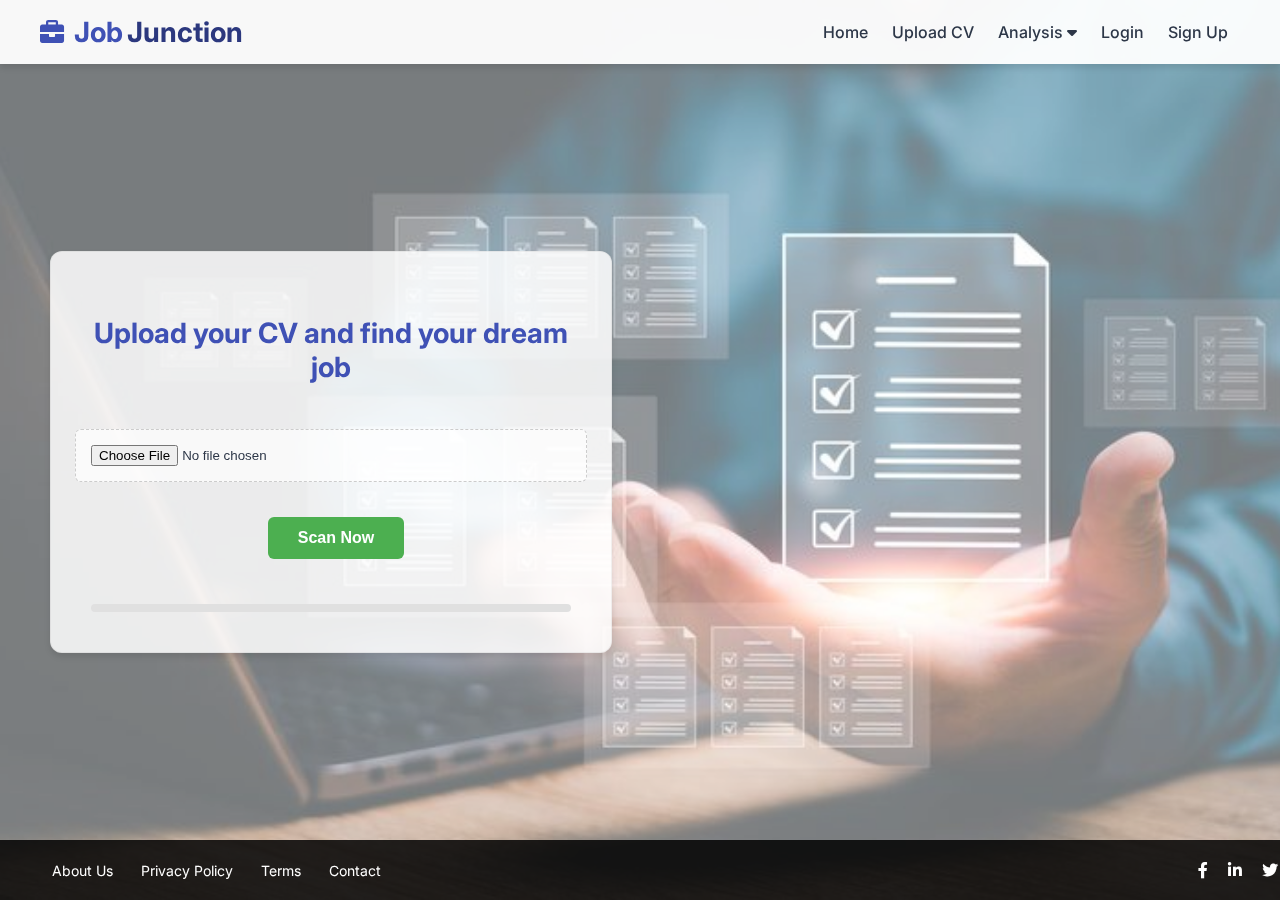
<file: templates/index.html>
<!DOCTYPE html>
<html lang="en">
<head>
  <meta charset="UTF-8" />
  <meta name="viewport" content="width=device-width, initial-scale=1.0"/>
  <title>JobJunction - Upload CV</title>
  <link href="https://fonts.googleapis.com/css2?family=Inter:wght@300;400;500;600;700&display=swap" rel="stylesheet">
  <link rel="stylesheet" href="https://cdnjs.cloudflare.com/ajax/libs/font-awesome/6.0.0/css/all.min.css">
  <style>
    :root {
      --primary-color: #3f51b5;
      --secondary-color: #2c387e;
      --accent-color: #4caf50;
      --text-color: #2d3748;
      --light-gray: #f7fafc;
      --white: #ffffff;
      --shadow: 0 4px 6px rgba(0, 0, 0, 0.1);
    }
    
    body {
      font-family: 'Inter', sans-serif;
      margin: 0;
      padding: 0;
      color: var(--text-color);
      background-image: url("/static/images/background2.jpg");
      background-size: cover;
      background-position: center;
      background-attachment: fixed;
      background-repeat: no-repeat;
      min-height: 100vh;
      display: flex;
      flex-direction: column;
    }
    
    body::before {
      content: "";
      position: fixed;
      top: 0;
      left: 0;
      right: 0;
      bottom: 0;
      background-color: rgba(255, 255, 255, 0.4);
      z-index: -1;
    }
    
    .navbar {
      display: flex;
      justify-content: space-between;
      align-items: center;
      padding: 15px 40px;
      background-color: rgba(255, 255, 255, 0.95);
      box-shadow: var(--shadow);
      position: relative;
      z-index: 1000;
    }
    
    .logo {
      font-size: 28px;
      font-weight: 700;
      color: var(--primary-color);
      display: flex;
      align-items: center;
    }
    
    .logo span {
      color: var(--secondary-color);
      margin-left: 4px;
    }
    
    .logo i {
      margin-right: 10px;
      font-size: 24px;
    }
    
    .nav-links {
      display: flex;
      align-items: center;
    }
    
    .nav-links a {
      margin: 0 12px;
      text-decoration: none;
      color: var(--text-color);
      font-weight: 500;
      font-size: 16px;
      transition: all 0.3s ease;
      position: relative;
    }
    
    .nav-links a:hover {
      color: var(--primary-color);
    }
    
    .nav-links a:hover::after {
      width: 100%;
    }
    
    .nav-links a::after {
      content: '';
      position: absolute;
      bottom: -5px;
      left: 0;
      width: 0;
      height: 2px;
      background-color: var(--primary-color);
      transition: width 0.3s ease;
    }
    
    .dropdown {
      position: relative;
      display: inline-block;
    }
    
    .dropdown-content {
      display: none;
      position: absolute;
      background-color: var(--white);
      min-width: 280px;
      box-shadow: var(--shadow);
      border-radius: 6px;
      z-index: 1;
      padding: 10px 0;
      top: 100%;
      left: 0;
      opacity: 0;
      transform: translateY(10px);
      transition: all 0.3s ease;
    }
    
    .dropdown:hover .dropdown-content {
      display: block;
      opacity: 1;
      transform: translateY(0);
    }
    
    .dropdown-content a {
      color: var(--text-color);
      padding: 10px 20px;
      text-decoration: none;
      display: block;
      font-size: 14px;
      transition: all 0.2s;
    }
    
    .dropdown-content a:hover {
      background-color: var(--light-gray);
      color: var(--primary-color);
      padding-left: 25px;
    }
    
    .btn {
      padding: 10px 20px;
      border-radius: 6px;
      font-weight: 600;
      transition: all 0.3s;
      margin-left: 10px;
      cursor: pointer;
    }
    
    .login-btn {
      background-color: transparent;
      color: var(--primary-color);
      border: 1px solid var(--primary-color);
    }
    
    .login-btn:hover {
      background-color: rgba(63, 81, 181, 0.1);
    }
    
    .register-btn {
      background-color: var(--primary-color);
      color: white;
      border: 1px solid var(--primary-color);
    }
    
    .register-btn:hover {
      background-color: var(--secondary-color);
      transform: translateY(-2px);
      box-shadow: var(--shadow);
    }
    
    .content-container {
      display: flex;
      justify-content: flex-start;
      align-items: center;
      flex-grow: 1;
      padding: 0 50px;
      margin: 20px 0;
    }
    
    .upload-box {
      background-color: rgba(255, 255, 255, 0.85);
      border-radius: 12px;
      padding: 40px;
      width: 480px;
      box-shadow: var(--shadow);
      display: flex;
      flex-direction: column;
      justify-content: center;
      align-items: center;
      text-align: center;
      border: 1px solid rgba(0, 0, 0, 0.05);
    }
    
    .upload-box h2 {
      font-size: 28px;
      margin-bottom: 25px;
      color: var(--primary-color);
    }
    
    #cvUpload {
      margin: 20px 0;
      padding: 15px;
      border: 1px dashed #ccc;
      border-radius: 6px;
      width: 100%;
      background-color: rgba(255, 255, 255, 0.7);
    }
    
    .btn.scan {
      background-color: var(--accent-color);
      color: white;
      border: none;
      padding: 12px 30px;
      font-size: 16px;
      margin-top: 15px;
    }
    
    .btn.scan:hover {
      background-color: #3d8b40;
      transform: translateY(-2px);
      box-shadow: var(--shadow);
    }
    
    .scan-status {
      margin: 15px 0;
      font-size: 14px;
      color: var(--text-color);
    }
    
    .progress-container {
      width: 100%;
      height: 8px;
      background-color: #e0e0e0;
      border-radius: 4px;
      margin-top: 15px;
      overflow: hidden;
    }
    
    .progress-bar {
      height: 100%;
      width: 0;
      background-color: var(--accent-color);
      transition: width 0.3s ease;
    }
    
    .footer {
      display: flex;
      justify-content: space-between;
      padding: 20px 40px;
      background-color: rgba(0, 0, 0, 0.85);
      color: white;
      margin-top: auto;
      width: 100%;
    }
    
    .footer a {
      color: white;
      text-decoration: none;
      margin: 0 12px;
      font-size: 14px;
      transition: color 0.3s;
    }
    
    .footer a:hover {
      color: #a0aec0;
    }
    
    .footer-right a {
      margin: 0 8px;
      font-size: 16px;
    }
  </style>

<style>
@media (max-width: 768px) {
    .nav-links {
        flex-direction: column;
        align-items: flex-start;
        gap: 10px;
    }
    .navbar {
        flex-direction: column;
        align-items: flex-start;
    }
    img, #timelinePlot {
        max-width: 100% !important;
        height: auto !important;
    }
    body {
        font-size: 0.9rem;
    }
}
</style>

</head>
<body>

  <header class="navbar">
    <div class="logo"><i class="fas fa-briefcase"></i>Job<span>Junction</span></div>
    <nav class="nav-links">
      <a href="/">Home</a>
      <a href="/upload">Upload CV</a>
      <div class="dropdown">
        <a href="#">Analysis <i class="fas fa-caret-down"></i></a>
        <div class="dropdown-content">
          <a href="/skills-demand"><i class="fas fa-chart-line"></i> Skill Demand Analysis</a>
          <a href="/salary-experience"><i class="fas fa-money-bill-wave"></i> Salary Distribution by Company</a>
          <a href="/company-trends"><i class="fas fa-building"></i> Company Hiring Trends</a>
          <a href="/job_timedate"><i class="fas fa-clock"></i> Time Tamp Analysis</a>
          <a href="/city-jobs-visualization"><i class="fas fa-calendar-alt"></i> City-Jobs</a>
          
        </div>
      </div>
      <a href="/login">Login</a>
      <a href="/signup" >Sign Up</a>      
    </nav>    
  </header>

  <div class="content-container">
    <main class="upload-box">
      <h2>Upload your CV and find your dream job</h2>
      <input type="file" id="cvUpload" />
      <button class="btn scan" onclick="startScan()">Scan Now</button>
      <div id="scanStatus" class="scan-status"></div>
      <div class="progress-container">
        <div id="progressBar" class="progress-bar"></div>
      </div>
    </main>
  </div>

  <footer class="footer">
    <div class="footer-left">
      <a href="#">About Us</a>
      <a href="#">Privacy Policy</a>
      <a href="#">Terms</a>
      <a href="#">Contact</a>
    </div>
    <div class="footer-right">
      <a href="#"><i class="fab fa-facebook-f"></i></a>
      <a href="#"><i class="fab fa-linkedin-in"></i></a>
      <a href="#"><i class="fab fa-twitter"></i></a>
      <a href="#"><i class="fab fa-instagram"></i></a>
    </div>
  </footer>

  <script>
    async function startScan() {
      const fileInput = document.getElementById('cvUpload');
      const file = fileInput.files[0];

      if (!file) {
        alert("Please select a file to upload.");
        return;
      }

      const formData = new FormData();
      formData.append("cv", file);

      document.getElementById('scanStatus').innerText = "Scanning CV...";
      document.getElementById('progressBar').style.width = "50%";

      try {
        const response = await fetch('/upload', {
          method: 'POST',
          body: formData
        });

        const data = await response.json();

        document.getElementById('progressBar').style.width = "100%";
        document.getElementById('scanStatus').innerText = "Scan complete!";

        if (!Array.isArray(data) || data.length === 0) {
          alert("No matching jobs found.");
          return;
        }

        const newWindow = window.open("", "_blank");
        const tableRows = data.map(job => `
          <tr>
            <td>${job["Profile Name"]}</td>
            <td>${job["Company Name"]}</td>
            <td>${job["Skills Required"]}</td>
            <td>${job["Salary"] || 'N/A'}</td>
            <td>${job["City"] || 'N/A'}</td>
            <td>${job["percentage"]}%</td>
            <td><a href="${job["URL"]}" target="_blank">Apply</a></td>
          </tr>
        `).join('');

        newWindow.document.write(`
          <html>
          <head>
            <title>Job Matches</title>
            <style>
              body { font-family: Arial, sans-serif; padding: 20px; }
              table { width: 100%; border-collapse: collapse; margin-top: 20px; }
              th, td { padding: 12px; border: 1px solid #ddd; text-align: left; }
              th { background-color: #f2f2f2; }
            </style>
          
<style>
@media (max-width: 768px) {
    .nav-links {
        flex-direction: column;
        align-items: flex-start;
        gap: 10px;
    }
    .navbar {
        flex-direction: column;
        align-items: flex-start;
    }
    img, #timelinePlot {
        max-width: 100% !important;
        height: auto !important;
    }
    body {
        font-size: 0.9rem;
    }
}
</style>

</head>
          <body>
            <h2>Top Matching Jobs</h2>
            <table>
              <thead>
                <tr>
                  <th>Profile</th>
                  <th>Company</th>
                  <th>Skills Required</th>
                  <th>Salary</th>
                  <th>City</th>
                  <th>Match %</th>
                  <th>Apply Link</th>
                </tr>
              </thead>
              <tbody>
                ${tableRows}
              </tbody>
            </table>
          </body>
          </html>
        `);
        newWindow.document.close();

      } catch (err) {
        document.getElementById('scanStatus').innerText = "Error scanning CV.";
        console.error(err);
      }
    }
  </script>

</body>
</html>
</file>
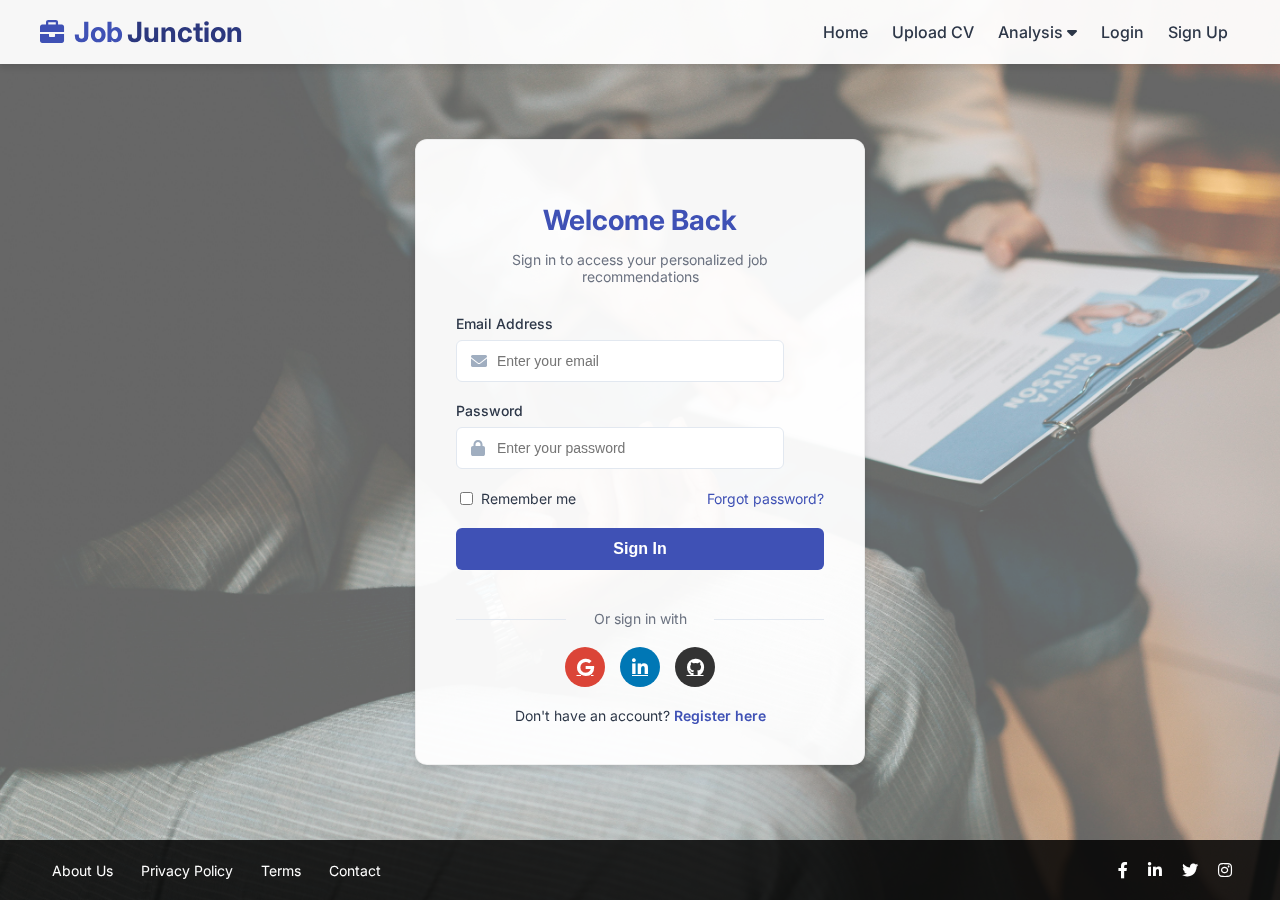
<file: templates/login.html>
<!DOCTYPE html>
<html lang="en">
<head>
  <meta charset="UTF-8" />
  <meta name="viewport" content="width=device-width, initial-scale=1.0"/>
  <title>JobJunction - Login to Your Account</title>
  <link href="https://fonts.googleapis.com/css2?family=Inter:wght@300;400;500;600;700&display=swap" rel="stylesheet">
  <link rel="stylesheet" href="https://cdnjs.cloudflare.com/ajax/libs/font-awesome/6.0.0/css/all.min.css">
  <style>
    :root {
      --primary-color: #3f51b5;
      --secondary-color: #2c387e;
      --accent-color: #4caf50;
      --text-color: #2d3748;
      --light-gray: #f7fafc;
      --white: #ffffff;
      --shadow: 0 4px 6px rgba(0, 0, 0, 0.1);
      --error-color: #e53e3e;
    }
    
    body {
      font-family: 'Inter', sans-serif;
      margin: 0;
      padding: 0;
      color: var(--text-color);
      background-image: url("/static/images/background.jpg");
      background-size: cover;
      background-position: center;
      background-attachment: fixed;
      background-repeat: no-repeat;
      min-height: 100vh;
      display: flex;
      flex-direction: column;
    }
    
    body::before {
      content: "";
      position: fixed;
      top: 0;
      left: 0;
      right: 0;
      bottom: 0;
      background-color: rgba(255, 255, 255, 0.4);
      z-index: -1;
    }
    
    .navbar {
      display: flex;
      justify-content: space-between;
      align-items: center;
      padding: 15px 40px;
      background-color: rgba(255, 255, 255, 0.95);
      box-shadow: var(--shadow);
      position: relative;
      z-index: 1000;
    }
    
    .logo {
      font-size: 28px;
      font-weight: 700;
      color: var(--primary-color);
      display: flex;
      align-items: center;
    }
    
    .logo span {
      color: var(--secondary-color);
      margin-left: 4px;
    }
    
    .logo i {
      margin-right: 10px;
      font-size: 24px;
    }
    
    .nav-links {
      display: flex;
      align-items: center;
    }
    
    .nav-links a {
      margin: 0 12px;
      text-decoration: none;
      color: var(--text-color);
      font-weight: 500;
      font-size: 16px;
      transition: all 0.3s ease;
      position: relative;
    }
    
    .nav-links a:hover {
      color: var(--primary-color);
    }
    
    .nav-links a:hover::after {
      width: 100%;
    }
    
    .nav-links a::after {
      content: '';
      position: absolute;
      bottom: -5px;
      left: 0;
      width: 0;
      height: 2px;
      background-color: var(--primary-color);
      transition: width 0.3s ease;
    }
    
    .dropdown {
      position: relative;
      display: inline-block;
    }
    
    .dropdown-content {
      display: none;
      position: absolute;
      background-color: var(--white);
      min-width: 280px;
      box-shadow: var(--shadow);
      border-radius: 6px;
      z-index: 1;
      padding: 10px 0;
      top: 100%;
      left: 0;
      opacity: 0;
      transform: translateY(10px);
      transition: all 0.3s ease;
    }
    
    .dropdown:hover .dropdown-content {
      display: block;
      opacity: 1;
      transform: translateY(0);
    }
    
    .dropdown-content a {
      color: var(--text-color);
      padding: 10px 20px;
      text-decoration: none;
      display: block;
      font-size: 14px;
      transition: all 0.2s;
    }
    
    .dropdown-content a:hover {
      background-color: var(--light-gray);
      color: var(--primary-color);
      padding-left: 25px;
    }
    
    .btn {
      padding: 10px 20px;
      border-radius: 6px;
      font-weight: 600;
      transition: all 0.3s;
      margin-left: 10px;
    }
    
    .login-btn {
      background-color: transparent;
      color: var(--primary-color);
      border: 1px solid var(--primary-color);
    }
    
    .login-btn:hover {
      background-color: rgba(63, 81, 181, 0.1);
    }
    
    .register-btn {
      background-color: var(--primary-color);
      color: white;
      border: 1px solid var(--primary-color);
    }
    
    .register-btn:hover {
      background-color: var(--secondary-color);
      transform: translateY(-2px);
      box-shadow: var(--shadow);
    }
    
    /* Login Page Specific Styles */
    .login-container {
      display: flex;
      justify-content: center;
      align-items: center;
      flex-grow: 1;
      padding: 40px 20px;
    }
    
    .login-box {
      background-color: rgba(255, 255, 255, 0.95);
      border-radius: 12px;
      padding: 40px;
      width: 100%;
      max-width: 450px;
      box-shadow: var(--shadow);
      border: 1px solid rgba(0, 0, 0, 0.05);
      animation: fadeIn 0.5s ease-out;
      box-sizing: border-box;
    }
    
    @keyframes fadeIn {
      from { opacity: 0; transform: translateY(20px); }
      to { opacity: 1; transform: translateY(0); }
    }
    
    .login-header {
      text-align: center;
      margin-bottom: 30px;
    }
    
    .login-header h2 {
      font-size: 28px;
      color: var(--primary-color);
      margin-bottom: 10px;
    }
    
    .login-header p {
      color: #6b7280;
      font-size: 14px;
    }
    
    .form-group {
      margin-bottom: 20px;
      width: 100%;
    }
    
    .form-group label {
      display: block;
      margin-bottom: 8px;
      font-weight: 500;
      font-size: 14px;
      color: var(--text-color);
    }
    
    .form-control {
      width: 100%;
      padding: 12px 16px;
      border: 1px solid #e2e8f0;
      border-radius: 6px;
      font-size: 14px;
      transition: all 0.3s;
      box-sizing: border-box;
    }
    
    .form-control:focus {
      border-color: var(--primary-color);
      box-shadow: 0 0 0 3px rgba(63, 81, 181, 0.1);
      outline: none;
    }
    
    .input-with-icon {
      position: relative;
      width: 100%;
    }
    
    .input-with-icon i {
      position: absolute;
      top: 50%;
      left: 15px;
      transform: translateY(-50%);
      color: #a0aec0;
    }
    
    .input-with-icon input {
      padding-left: 40px;
      width: calc(100% - 40px);
    }
    
    .remember-forgot {
      display: flex;
      justify-content: space-between;
      align-items: center;
      margin-bottom: 20px;
      font-size: 14px;
      width: 100%;
    }
    
    .remember-me {
      display: flex;
      align-items: center;
    }
    
    .remember-me input {
      margin-right: 8px;
    }
    
    .forgot-password a {
      color: var(--primary-color);
      text-decoration: none;
      transition: color 0.3s;
    }
    
    .forgot-password a:hover {
      color: var(--secondary-color);
      text-decoration: underline;
    }
    
    .submit-btn {
      width: 100%;
      padding: 12px;
      background-color: var(--primary-color);
      color: white;
      border: none;
      border-radius: 6px;
      font-size: 16px;
      font-weight: 600;
      cursor: pointer;
      transition: all 0.3s;
      margin-bottom: 20px;
    }
    
    .submit-btn:hover {
      background-color: var(--secondary-color);
      transform: translateY(-2px);
      box-shadow: var(--shadow);
    }
    
    .social-login {
      text-align: center;
      margin: 20px 0;
      width: 100%;
    }
    
    .social-login p {
      position: relative;
      color: #6b7280;
      font-size: 14px;
      margin-bottom: 20px;
    }
    
    .social-login p::before,
    .social-login p::after {
      content: "";
      position: absolute;
      top: 50%;
      width: 30%;
      height: 1px;
      background-color: #e2e8f0;
    }
    
    .social-login p::before {
      left: 0;
    }
    
    .social-login p::after {
      right: 0;
    }
    
    .social-icons {
      display: flex;
      justify-content: center;
      gap: 15px;
      width: 100%;
    }
    
    .social-icon {
      width: 40px;
      height: 40px;
      border-radius: 50%;
      display: flex;
      align-items: center;
      justify-content: center;
      color: white;
      font-size: 18px;
      transition: all 0.3s;
    }
    
    .social-icon:hover {
      transform: translateY(-3px);
      box-shadow: var(--shadow);
    }
    
    .google {
      background-color: #DB4437;
    }
    
    .linkedin {
      background-color: #0077B5;
    }
    
    .github {
      background-color: #333;
    }
    
    .register-link {
      text-align: center;
      margin-top: 20px;
      font-size: 14px;
      width: 100%;
    }
    
    .register-link a {
      color: var(--primary-color);
      text-decoration: none;
      font-weight: 600;
      transition: color 0.3s;
    }
    
    .register-link a:hover {
      color: var(--secondary-color);
      text-decoration: underline;
    }
    
    .footer {
      display: flex;
      justify-content: space-between;
      padding: 20px 40px;
      background-color: rgba(0, 0, 0, 0.85);
      color: white;
      margin-top: auto;
      width: 100%;
      box-sizing: border-box;
    }
    
    .footer a {
      color: white;
      text-decoration: none;
      margin: 0 12px;
      font-size: 14px;
      transition: color 0.3s;
    }
    
    .footer a:hover {
      color: #a0aec0;
    }
    
    .footer-right a {
      margin: 0 8px;
      font-size: 16px;
    }
    
    .error-message {
      color: var(--error-color);
      font-size: 14px;
      margin-top: 5px;
      display: none;
    }
    
    .modal {
      display: none;
      position: fixed;
      top: 0;
      left: 0;
      width: 100%;
      height: 100%;
      background-color: rgba(0, 0, 0, 0.5);
      z-index: 2000;
      justify-content: center;
      align-items: center;
    }
    
    .modal-content {
      background-color: white;
      padding: 30px;
      border-radius: 8px;
      max-width: 400px;
      width: 90%;
      text-align: center;
      box-shadow: 0 4px 20px rgba(0, 0, 0, 0.15);
    }
    
    .modal-content h3 {
      color: var(--error-color);
      margin-bottom: 15px;
    }
    
    .modal-content p {
      margin-bottom: 20px;
      color: var(--text-color);
    }
    
    .modal-btn {
      padding: 8px 20px;
      background-color: var(--primary-color);
      color: white;
      border: none;
      border-radius: 4px;
      cursor: pointer;
      transition: background-color 0.3s;
    }
    
    .modal-btn:hover {
      background-color: var(--secondary-color);
    }
  </style>

<style>
@media (max-width: 768px) {
    .nav-links {
        flex-direction: column;
        align-items: flex-start;
        gap: 10px;
    }
    .navbar {
        flex-direction: column;
        align-items: flex-start;
    }
    img, #timelinePlot {
        max-width: 100% !important;
        height: auto !important;
    }
    body {
        font-size: 0.9rem;
    }
}
</style>

</head>
<body>

    <header class="navbar">
        <div class="logo"><i class="fas fa-briefcase"></i>Job<span>Junction</span></div>
        <nav class="nav-links">
          <a href="/">Home</a>
          <a href="/upload">Upload CV</a>
          <div class="dropdown">
            <a href="#">Analysis <i class="fas fa-caret-down"></i></a>
            <div class="dropdown-content">
              <a href="/skills-demand"><i class="fas fa-chart-line"></i> Skill Demand Analysis</a>
              <a href="/salary-experience"><i class="fas fa-money-bill-wave"></i> Salary Distribution by Company</a>
              <a href="/company-trends"><i class="fas fa-building"></i> Company Hiring Trends</a>
              <a href="/city-jobs-visualization"><i class="fas fa-calendar-alt"></i> City-Jobs</a>
              
            </div>
          </div>
          <a href="/login">Login</a>
          <a href="/signup" >Sign Up</a>      
        </nav>    
      </header>

  <div class="login-container">
    <div class="login-box">
      <div class="login-header">
        <h2>Welcome Back</h2>
        <p>Sign in to access your personalized job recommendations</p>
      </div>
      
      <form id="loginForm">
        <div class="form-group">
          <label for="email">Email Address</label>
          <div class="input-with-icon">
            <i class="fas fa-envelope"></i>
            <input type="email" id="email" class="form-control" placeholder="Enter your email" required>
          </div>
          <div id="emailError" class="error-message">Please enter a valid email address</div>
        </div>
        
        <div class="form-group">
          <label for="password">Password</label>
          <div class="input-with-icon">
            <i class="fas fa-lock"></i>
            <input type="password" id="password" class="form-control" placeholder="Enter your password" required>
          </div>
          <div id="passwordError" class="error-message">Password must be at least 6 characters</div>
        </div>
        
        <div class="remember-forgot">
          <div class="remember-me">
            <input type="checkbox" id="remember">
            <label for="remember">Remember me</label>
          </div>
          <div class="forgot-password">
            <a href="#">Forgot password?</a>
          </div>
        </div>
        
        <button type="submit" class="submit-btn">Sign In</button>
        
        <div class="social-login">
          <p>Or sign in with</p>
          <div class="social-icons">
            <a href="#" class="social-icon google"><i class="fab fa-google"></i></a>
            <a href="#" class="social-icon linkedin"><i class="fab fa-linkedin-in"></i></a>
            <a href="#" class="social-icon github"><i class="fab fa-github"></i></a>
          </div>
        </div>
        
        <div class="register-link">
          Don't have an account? <a href="#">Register here</a>
        </div>
      </form>
    </div>
  </div>

  <!-- Error Modal -->
  <div id="errorModal" class="modal">
    <div class="modal-content">
      <h3>Account Doesn't Exist</h3>
      <p>The email you entered is not registered. Please sign up for an account.</p>
      <button class="modal-btn" onclick="closeModal()">OK</button>
    </div>
  </div>

  <footer class="footer">
    <div class="footer-left">
      <a href="#">About Us</a>
      <a href="#">Privacy Policy</a>
      <a href="#">Terms</a>
      <a href="#">Contact</a>
    </div>
    <div class="footer-right">
      <a href="#"><i class="fab fa-facebook-f"></i></a>
      <a href="#"><i class="fab fa-linkedin-in"></i></a>
      <a href="#"><i class="fab fa-twitter"></i></a>
      <a href="#"><i class="fab fa-instagram"></i></a>
    </div>
  </footer>

  <script>
    // Sample user data (in a real app, this would come from your Excel/DB)
    const userDatabase = [
      { email: "user1@example.com", password: "password123" },
      { email: "user2@example.com", password: "password123" },
      { email: "user3@example.com", password: "password123" }
    ];

    // Form validation
    document.getElementById('loginForm').addEventListener('submit', function(e) {
      e.preventDefault();
      
      const email = document.getElementById('email').value;
      const password = document.getElementById('password').value;
      let isValid = true;
      
      // Reset error messages
      document.getElementById('emailError').style.display = 'none';
      document.getElementById('passwordError').style.display = 'none';
      
      // Email validation
      if (!validateEmail(email)) {
        document.getElementById('emailError').style.display = 'block';
        isValid = false;
      }
      
      // Password validation
      if (password.length < 6) {
        document.getElementById('passwordError').style.display = 'block';
        isValid = false;
      }
      
      if (isValid) {
        // Check if user exists
        const user = userDatabase.find(u => u.email === email && u.password === password);
        
        if (user) {
          // Successful login - in a real app, you would redirect or set auth token
          alert('Login successful! Redirecting to dashboard...');
          // window.location.href = '/dashboard';
        } else {
          // Check if email exists at all
          const emailExists = userDatabase.some(u => u.email === email);
          
          if (!emailExists) {
            showModal();
          } else {
            alert('Incorrect password. Please try again.');
          }
        }
      }
    });
    
    function validateEmail(email) {
      const re = /^[^\s@]+@[^\s@]+\.[^\s@]+$/;
      return re.test(email);
    }
    
    function showModal() {
      document.getElementById('errorModal').style.display = 'flex';
    }
    
    function closeModal() {
      document.getElementById('errorModal').style.display = 'none';
    }
    
    // Close modal when clicking outside
    window.addEventListener('click', function(e) {
      if (e.target === document.getElementById('errorModal')) {
        closeModal();
      }
    });
  </script>

</body>
</html>
</file>
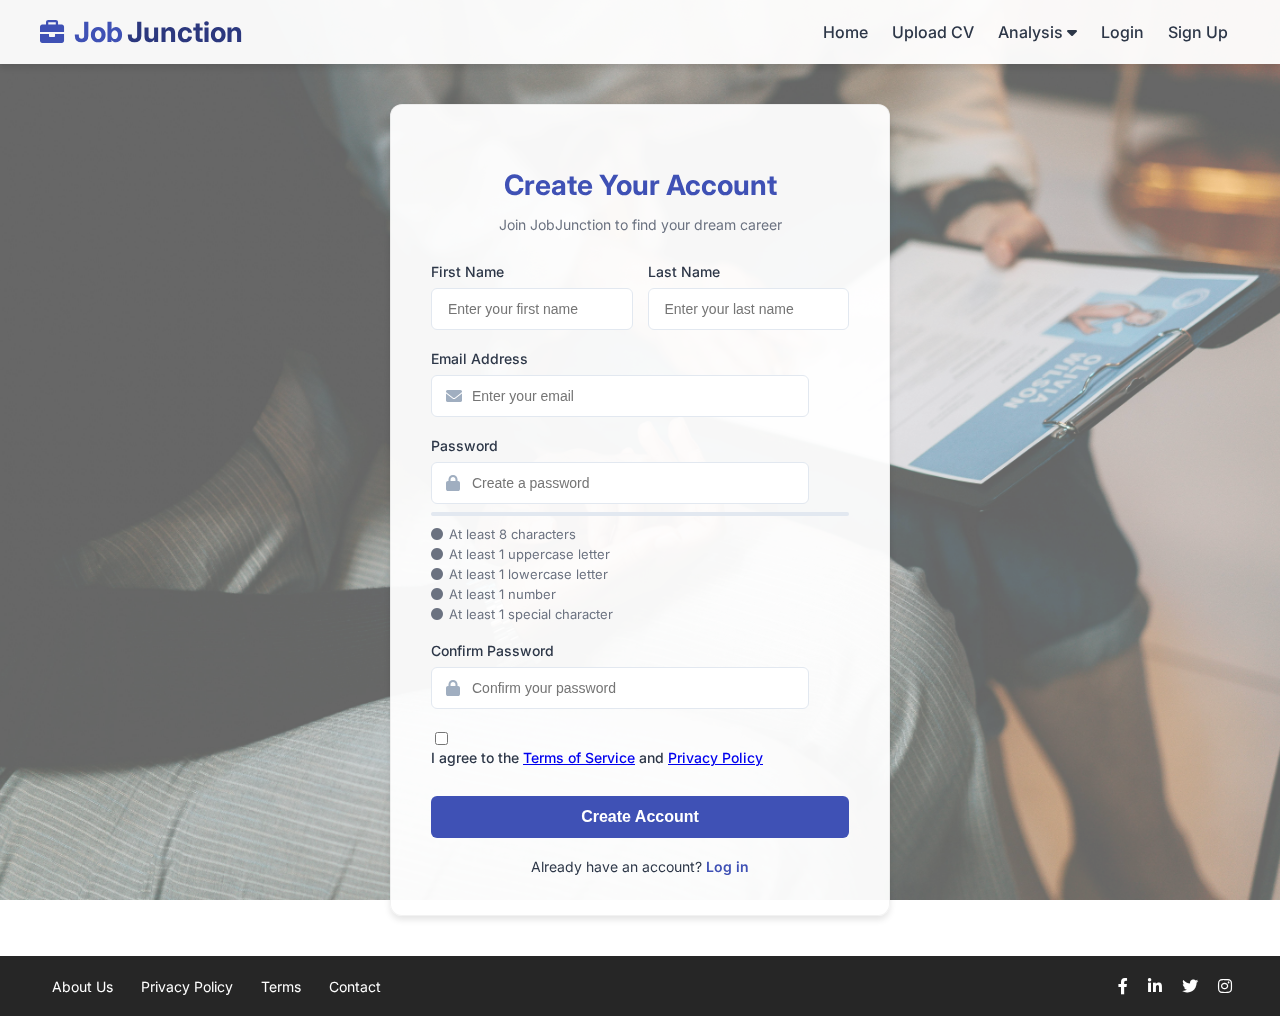
<file: templates/signup.html>
<!DOCTYPE html>
<html lang="en">
<head>
  <meta charset="UTF-8">
  <meta name="viewport" content="width=device-width, initial-scale=1.0">
  <title>JobJunction - Create Your Account</title>
  <link href="https://fonts.googleapis.com/css2?family=Inter:wght@300;400;500;600;700&display=swap" rel="stylesheet">
  <link rel="stylesheet" href="https://cdnjs.cloudflare.com/ajax/libs/font-awesome/6.0.0/css/all.min.css">
  <style>
    :root {
      --primary-color: #3f51b5;
      --secondary-color: #2c387e;
      --accent-color: #4caf50;
      --text-color: #2d3748;
      --light-gray: #f7fafc;
      --white: #ffffff;
      --shadow: 0 4px 6px rgba(0, 0, 0, 0.1);
      --error-color: #e53e3e;
      --success-color: #38a169;
    }
    
    body {
      font-family: 'Inter', sans-serif;
      margin: 0;
      padding: 0;
      color: var(--text-color);
      background-image: url("/static/images/background.jpg");
      background-size: cover;
      background-position: center;
      background-attachment: fixed;
      background-repeat: no-repeat;
      min-height: 100vh;
      display: flex;
      flex-direction: column;
    }
    
    body::before {
      content: "";
      position: fixed;
      top: 0;
      left: 0;
      right: 0;
      bottom: 0;
      background-color: rgba(255, 255, 255, 0.4);
      z-index: -1;
    }
    
    .navbar {
      display: flex;
      justify-content: space-between;
      align-items: center;
      padding: 15px 40px;
      background-color: rgba(255, 255, 255, 0.95);
      box-shadow: var(--shadow);
      position: relative;
      z-index: 1000;
    }
    
    .logo {
      font-size: 28px;
      font-weight: 700;
      color: var(--primary-color);
      display: flex;
      align-items: center;
    }
    
    .logo span {
      color: var(--secondary-color);
      margin-left: 4px;
    }
    
    .logo i {
      margin-right: 10px;
      font-size: 24px;
    }
    
    .nav-links {
      display: flex;
      align-items: center;
    }
    
    .nav-links a {
      margin: 0 12px;
      text-decoration: none;
      color: var(--text-color);
      font-weight: 500;
      font-size: 16px;
      transition: all 0.3s ease;
      position: relative;
    }
    
    .nav-links a:hover {
      color: var(--primary-color);
    }
    
    .nav-links a:hover::after {
      width: 100%;
    }
    
    .nav-links a::after {
      content: '';
      position: absolute;
      bottom: -5px;
      left: 0;
      width: 0;
      height: 2px;
      background-color: var(--primary-color);
      transition: width 0.3s ease;
    }
    
    .dropdown {
      position: relative;
      display: inline-block;
    }
    
    .dropdown-content {
      display: none;
      position: absolute;
      background-color: var(--white);
      min-width: 280px;
      box-shadow: var(--shadow);
      border-radius: 6px;
      z-index: 1;
      padding: 10px 0;
      top: 100%;
      left: 0;
      opacity: 0;
      transform: translateY(10px);
      transition: all 0.3s ease;
    }
    
    .dropdown:hover .dropdown-content {
      display: block;
      opacity: 1;
      transform: translateY(0);
    }
    
    .dropdown-content a {
      color: var(--text-color);
      padding: 10px 20px;
      text-decoration: none;
      display: block;
      font-size: 14px;
      transition: all 0.2s;
    }
    
    .dropdown-content a:hover {
      background-color: var(--light-gray);
      color: var(--primary-color);
      padding-left: 25px;
    }
    
    .btn {
      padding: 10px 20px;
      border-radius: 6px;
      font-weight: 600;
      transition: all 0.3s;
      margin-left: 10px;
    }
    
    .login-btn {
      background-color: transparent;
      color: var(--primary-color);
      border: 1px solid var(--primary-color);
    }
    
    .login-btn:hover {
      background-color: rgba(63, 81, 181, 0.1);
    }
    
    .register-btn {
      background-color: var(--primary-color);
      color: white;
      border: 1px solid var(--primary-color);
    }
    
    .register-btn:hover {
      background-color: var(--secondary-color);
      transform: translateY(-2px);
      box-shadow: var(--shadow);
    }
    
    /* Registration Page Specific Styles */
    .register-container {
      display: flex;
      justify-content: center;
      align-items: center;
      flex-grow: 1;
      padding: 40px 20px;
    }
    
    .register-box {
      background-color: rgba(255, 255, 255, 0.95);
      border-radius: 12px;
      padding: 40px;
      width: 100%;
      max-width: 500px;
      box-shadow: var(--shadow);
      border: 1px solid rgba(0, 0, 0, 0.05);
      animation: fadeIn 0.5s ease-out;
      box-sizing: border-box;
    }
    
    @keyframes fadeIn {
      from { opacity: 0; transform: translateY(20px); }
      to { opacity: 1; transform: translateY(0); }
    }
    
    .register-header {
      text-align: center;
      margin-bottom: 30px;
    }
    
    .register-header h2 {
      font-size: 28px;
      color: var(--primary-color);
      margin-bottom: 10px;
    }
    
    .register-header p {
      color: #6b7280;
      font-size: 14px;
    }
    
    .form-group {
      margin-bottom: 20px;
      width: 100%;
    }
    
    .form-group label {
      display: block;
      margin-bottom: 8px;
      font-weight: 500;
      font-size: 14px;
      color: var(--text-color);
    }
    
    .form-control {
      width: 100%;
      padding: 12px 16px;
      border: 1px solid #e2e8f0;
      border-radius: 6px;
      font-size: 14px;
      transition: all 0.3s;
      box-sizing: border-box;
    }
    
    .form-control:focus {
      border-color: var(--primary-color);
      box-shadow: 0 0 0 3px rgba(63, 81, 181, 0.1);
      outline: none;
    }
    
    .input-with-icon {
      position: relative;
      width: 100%;
    }
    
    .input-with-icon i {
      position: absolute;
      top: 50%;
      left: 15px;
      transform: translateY(-50%);
      color: #a0aec0;
    }
    
    .input-with-icon input {
      padding-left: 40px;
      width: calc(100% - 40px);
    }
    
    .password-strength {
      margin-top: 8px;
      height: 4px;
      background-color: #e2e8f0;
      border-radius: 2px;
      overflow: hidden;
    }
    
    .strength-meter {
      height: 100%;
      width: 0;
      transition: width 0.3s, background-color 0.3s;
    }
    
    .password-requirements {
      margin-top: 10px;
      font-size: 13px;
      color: #6b7280;
    }
    
    .requirement {
      display: flex;
      align-items: center;
      margin-bottom: 4px;
    }
    
    .requirement i {
      margin-right: 6px;
      font-size: 12px;
    }
    
    .requirement.valid {
      color: var(--success-color);
    }
    
    .submit-btn {
      width: 100%;
      padding: 12px;
      background-color: var(--primary-color);
      color: white;
      border: none;
      border-radius: 6px;
      font-size: 16px;
      font-weight: 600;
      cursor: pointer;
      transition: all 0.3s;
      margin-top: 10px;
    }
    
    .submit-btn:hover {
      background-color: var(--secondary-color);
      transform: translateY(-2px);
      box-shadow: var(--shadow);
    }
    
    .login-link {
      text-align: center;
      margin-top: 20px;
      font-size: 14px;
      width: 100%;
    }
    
    .login-link a {
      color: var(--primary-color);
      text-decoration: none;
      font-weight: 600;
      transition: color 0.3s;
    }
    
    .login-link a:hover {
      color: var(--secondary-color);
      text-decoration: underline;
    }
    
    .footer {
      display: flex;
      justify-content: space-between;
      padding: 20px 40px;
      background-color: rgba(0, 0, 0, 0.85);
      color: white;
      margin-top: auto;
      width: 100%;
      box-sizing: border-box;
    }
    
    .footer a {
      color: white;
      text-decoration: none;
      margin: 0 12px;
      font-size: 14px;
      transition: color 0.3s;
    }
    
    .footer a:hover {
      color: #a0aec0;
    }
    
    .footer-right a {
      margin: 0 8px;
      font-size: 16px;
    }
    
    .error-message {
      color: var(--error-color);
      font-size: 14px;
      margin-top: 5px;
      display: none;
    }
    
    .success-message {
      color: var(--success-color);
      font-size: 14px;
      margin-top: 5px;
      display: none;
    }
    
    .modal {
      display: none;
      position: fixed;
      top: 0;
      left: 0;
      width: 100%;
      height: 100%;
      background-color: rgba(0, 0, 0, 0.5);
      z-index: 2000;
      justify-content: center;
      align-items: center;
    }
    
    .modal-content {
      background-color: white;
      padding: 30px;
      border-radius: 8px;
      max-width: 400px;
      width: 90%;
      text-align: center;
      box-shadow: 0 4px 20px rgba(0, 0, 0, 0.15);
    }
    
    .modal-content h3 {
      margin-bottom: 15px;
    }
    
    .modal-content p {
      margin-bottom: 20px;
      color: var(--text-color);
    }
    
    .modal-btn {
      padding: 8px 20px;
      background-color: var(--primary-color);
      color: white;
      border: none;
      border-radius: 4px;
      cursor: pointer;
      transition: background-color 0.3s;
    }
    
    .modal-btn:hover {
      background-color: var(--secondary-color);
    }
    
    .two-column {
      display: flex;
      gap: 15px;
    }
    
    .two-column .form-group {
      flex: 1;
    }
    
    @media (max-width: 600px) {
      .two-column {
        flex-direction: column;
        gap: 0;
      }
    }
  </style>

<style>
@media (max-width: 768px) {
    .nav-links {
        flex-direction: column;
        align-items: flex-start;
        gap: 10px;
    }
    .navbar {
        flex-direction: column;
        align-items: flex-start;
    }
    img, #timelinePlot {
        max-width: 100% !important;
        height: auto !important;
    }
    body {
        font-size: 0.9rem;
    }
}
</style>

</head>
<body>

    <header class="navbar">
        <div class="logo"><i class="fas fa-briefcase"></i>Job<span>Junction</span></div>
        <nav class="nav-links">
          <a href="/">Home</a>
          <a href="/upload">Upload CV</a>
          <div class="dropdown">
            <a href="#">Analysis <i class="fas fa-caret-down"></i></a>
            <div class="dropdown-content">
              <a href="/skills-demand"><i class="fas fa-chart-line"></i> Skill Demand Analysis</a>
              <a href="/salary-experience"><i class="fas fa-money-bill-wave"></i> Salary Distribution by Company</a>
              <a href="/company-trends"><i class="fas fa-building"></i> Company Hiring Trends</a>
              <a href="/city-jobs-visualization"><i class="fas fa-calendar-alt"></i> City-Jobs</a>
              
            </div>
          </div>
          <a href="/login">Login</a>
          <a href="/signup" >Sign Up</a>      
        </nav>    
      </header>

  <div class="register-container">
    <div class="register-box">
      <div class="register-header">
        <h2>Create Your Account</h2>
        <p>Join JobJunction to find your dream career</p>
      </div>
      
      <form id="registerForm">
        <div class="two-column">
          <div class="form-group">
            <label for="firstName">First Name</label>
            <input type="text" id="firstName" class="form-control" placeholder="Enter your first name" required>
            <div id="firstNameError" class="error-message">Please enter your first name</div>
          </div>
          
          <div class="form-group">
            <label for="lastName">Last Name</label>
            <input type="text" id="lastName" class="form-control" placeholder="Enter your last name" required>
            <div id="lastNameError" class="error-message">Please enter your last name</div>
          </div>
        </div>
        
        <div class="form-group">
          <label for="email">Email Address</label>
          <div class="input-with-icon">
            <i class="fas fa-envelope"></i>
            <input type="email" id="email" class="form-control" placeholder="Enter your email" required>
          </div>
          <div id="emailError" class="error-message">Please enter a valid email address</div>
          <div id="emailExistsError" class="error-message">This email is already registered</div>
        </div>
        
        <div class="form-group">
          <label for="password">Password</label>
          <div class="input-with-icon">
            <i class="fas fa-lock"></i>
            <input type="password" id="password" class="form-control" placeholder="Create a password" required>
          </div>
          <div class="password-strength">
            <div id="strengthMeter" class="strength-meter"></div>
          </div>
          <div class="password-requirements">
            <div id="lengthReq" class="requirement">
              <i class="fas fa-circle"></i> At least 8 characters
            </div>
            <div id="upperReq" class="requirement">
              <i class="fas fa-circle"></i> At least 1 uppercase letter
            </div>
            <div id="lowerReq" class="requirement">
              <i class="fas fa-circle"></i> At least 1 lowercase letter
            </div>
            <div id="numberReq" class="requirement">
              <i class="fas fa-circle"></i> At least 1 number
            </div>
            <div id="specialReq" class="requirement">
              <i class="fas fa-circle"></i> At least 1 special character
            </div>
          </div>
          <div id="passwordError" class="error-message">Password must meet all requirements</div>
        </div>
        
        <div class="form-group">
          <label for="confirmPassword">Confirm Password</label>
          <div class="input-with-icon">
            <i class="fas fa-lock"></i>
            <input type="password" id="confirmPassword" class="form-control" placeholder="Confirm your password" required>
          </div>
          <div id="confirmPasswordError" class="error-message">Passwords do not match</div>
        </div>
        
        <div class="form-group">
          <input type="checkbox" id="terms" required>
          <label for="terms">I agree to the <a href="#">Terms of Service</a> and <a href="#">Privacy Policy</a></label>
          <div id="termsError" class="error-message">You must agree to the terms</div>
        </div>
        
        <button type="submit" class="submit-btn">Create Account</button>
        
        <div class="login-link">
          Already have an account? <a href="/login">Log in</a>
        </div>
      </form>
    </div>
  </div>

  <!-- Success Modal -->
  <div id="successModal" class="modal">
    <div class="modal-content">
      <h3 style="color: var(--success-color);">Registration Successful!</h3>
      <p>Your account has been created successfully. You can now log in to access your dashboard.</p>
      <button class="modal-btn" onclick="redirectToLogin()">Continue to Login</button>
    </div>
  </div>

  <footer class="footer">
    <div class="footer-left">
      <a href="#">About Us</a>
      <a href="#">Privacy Policy</a>
      <a href="#">Terms</a>
      <a href="#">Contact</a>
    </div>
    <div class="footer-right">
      <a href="#"><i class="fab fa-facebook-f"></i></a>
      <a href="#"><i class="fab fa-linkedin-in"></i></a>
      <a href="#"><i class="fab fa-twitter"></i></a>
      <a href="#"><i class="fab fa-instagram"></i></a>
    </div>
  </footer>

  <script>
    document.getElementById('registerForm').addEventListener('submit', async function(e) {
    e.preventDefault();
    
    // Get form values
    const firstName = document.getElementById('firstName').value.trim();
    const lastName = document.getElementById('lastName').value.trim();
    const email = document.getElementById('email').value.trim();
    const password = document.getElementById('password').value;
    const confirmPassword = document.getElementById('confirmPassword').value;
    const termsChecked = document.getElementById('terms').checked;
    
    // Reset error messages
    document.getElementById('firstNameError').style.display = 'none';
    document.getElementById('lastNameError').style.display = 'none';
    document.getElementById('emailError').style.display = 'none';
    document.getElementById('emailExistsError').style.display = 'none';
    document.getElementById('passwordError').style.display = 'none';
    document.getElementById('confirmPasswordError').style.display = 'none';
    document.getElementById('termsError').style.display = 'none';
    
    let isValid = true;
    
    // Validate first name
    if (!firstName) {
        document.getElementById('firstNameError').style.display = 'block';
        isValid = false;
    }
    
    // Validate last name
    if (!lastName) {
        document.getElementById('lastNameError').style.display = 'block';
        isValid = false;
    }
    
    // Validate email
    if (!validateEmail(email)) {
        document.getElementById('emailError').style.display = 'block';
        isValid = false;
    }
    
    // Validate password
    const passwordRequirements = checkPasswordStrength(password);
    const passwordValid = Object.values(passwordRequirements).every(Boolean);
    
    if (!passwordValid) {
        document.getElementById('passwordError').style.display = 'block';
        isValid = false;
    }
    
    // Validate confirm password
    if (password !== confirmPassword) {
        document.getElementById('confirmPasswordError').style.display = 'block';
        isValid = false;
    }
    
    // Validate terms
    if (!termsChecked) {
        document.getElementById('termsError').style.display = 'block';
        isValid = false;
    }
    
    if (isValid) {
        try {
            const response = await fetch('/signup', {
                method: 'POST',
                headers: {
                    'Content-Type': 'application/json',
                },
                body: JSON.stringify({
                    firstName: firstName,
                    lastName: lastName,
                    email: email,
                    password: password
                })
            });
            
            const data = await response.json();
            
            if (data.success) {
                document.getElementById('successModal').style.display = 'flex';
            } else {
                if (data.message === 'Email already registered') {
                    document.getElementById('emailExistsError').style.display = 'block';
                } else {
                    alert('Registration failed: ' + data.message);
                }
            }
        } catch (error) {
            console.error('Error:', error);
            alert('An error occurred during registration');
        }
    }
});
  </script>
</body>
</html>
</file>
